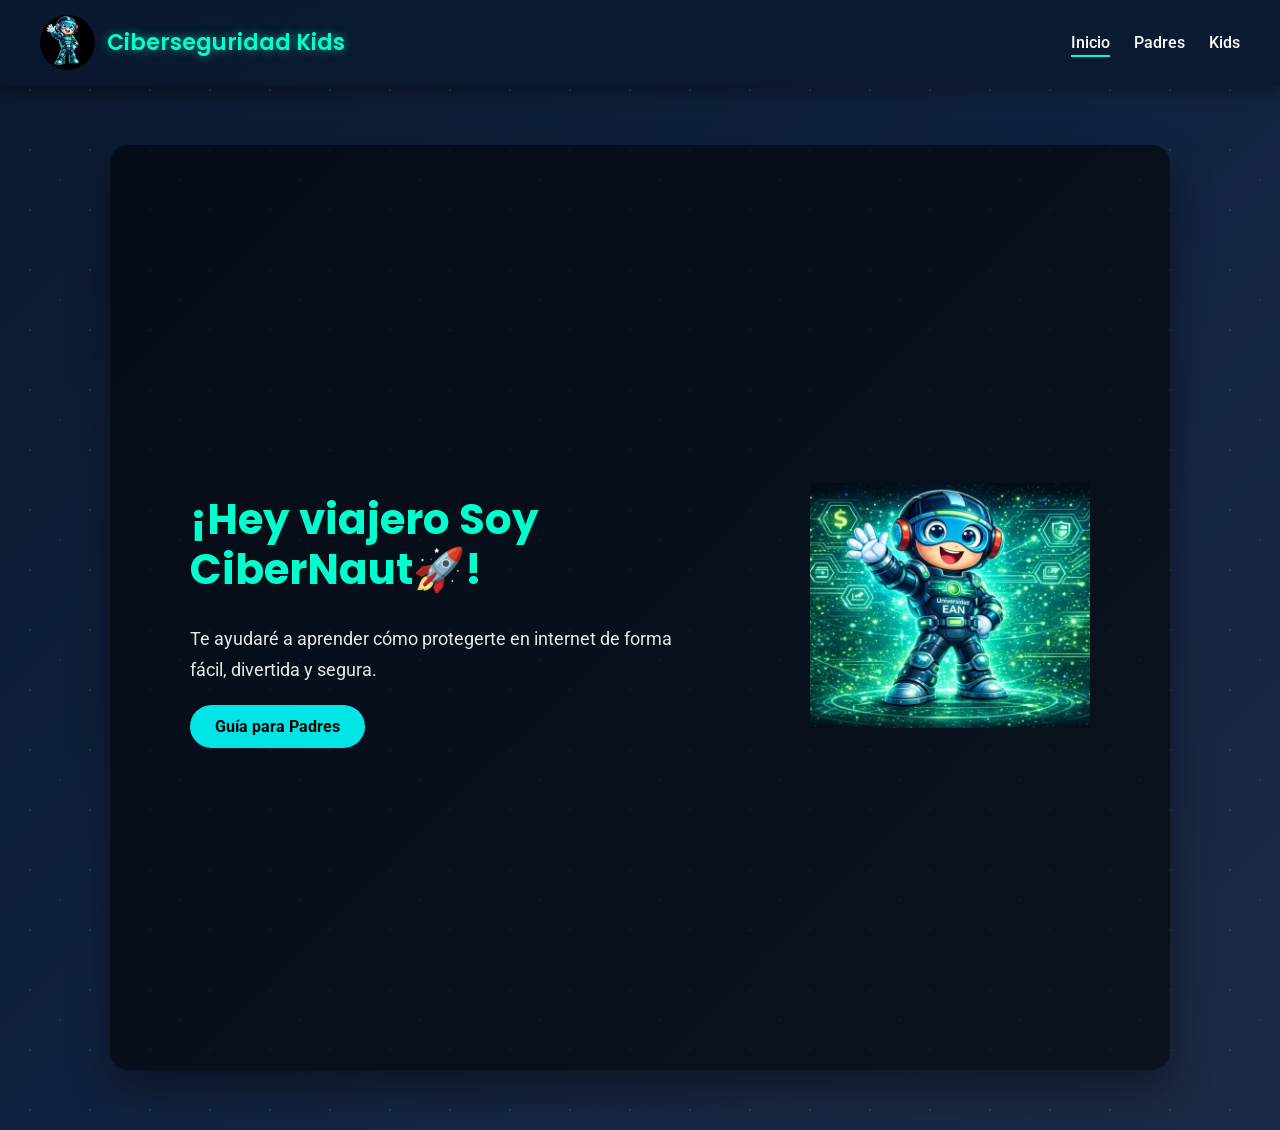
<file: index.html>
<!DOCTYPE html>
<html lang="es">
<head>
    <meta charset="UTF-8">
    <title>Ciberseguridad Familiar</title>

    <!-- Fuentes -->
    <link rel="preconnect" href="https://fonts.googleapis.com">
    <link rel="preconnect" href="https://fonts.gstatic.com" crossorigin>
    <link href="https://fonts.googleapis.com/css2?family=Poppins:wght@600&family=Roboto&display=swap" rel="stylesheet">

    <link rel="stylesheet" href="sandboxx.css">
</head>
<body>

<nav class="menu">
    <div class="menu-left">
        <img src="./images/superior.jpeg" alt="CiberNaut" class="logo-img">
        <span class="logo-text">Ciberseguridad Kids</span>
    </div>

    <div class="menu-links">
        <a href="index.html" class="active">Inicio</a>
        <a href="padres.html">Padres</a>
        <a href="juego.html">Kids</a>
    </div>
</nav>

<div class="card hero">

    <div class="hero-content">
        <h1>¡Hey viajero Soy CiberNaut🚀!</h1>
        <p>
            Te ayudaré a aprender cómo protegerte en internet
            de forma fácil, divertida y segura.
        </p>

        <a href="padres.html" class="boton">
            Guía para Padres
        </a>
    </div>

    <div class="hero-img">
        <img src="./images/cibernaut2.jpeg" alt="CiberNaut">
    </div>

</div>
    
</div>

</body>
</html>
</file>
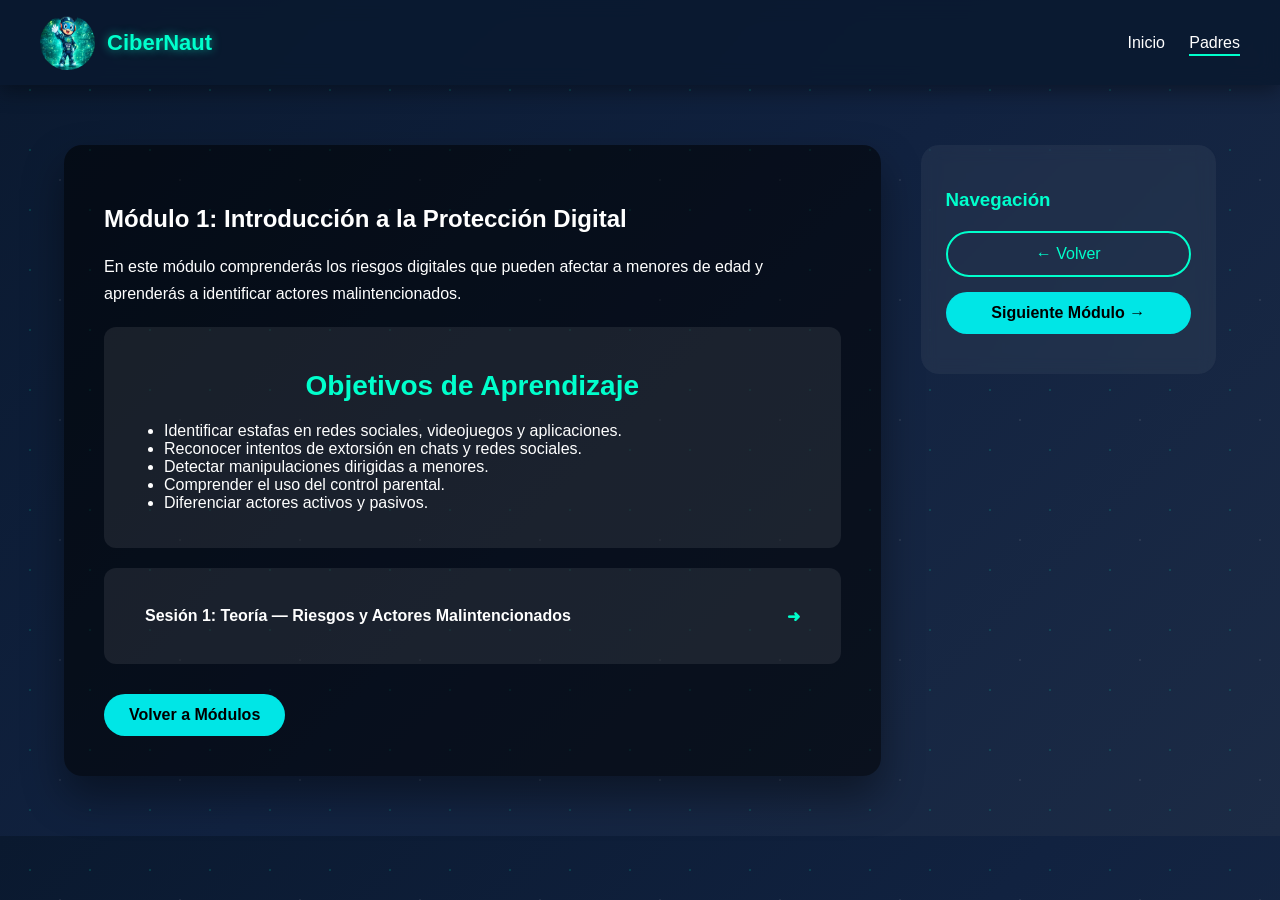
<file: modulo1.html>
<!DOCTYPE html>
<html lang="es">
<head>
    <meta charset="UTF-8">
    <title>Módulo 1 - CiberNaut</title>
    <link rel="stylesheet" href="sandboxx.css">
</head>
<body>

<!-- MENÚ (MISMO QUE LAS OTRAS PÁGINAS) -->
<nav class="menu">
    <div class="menu-left">
        <img src="./images/cibernaut.png" alt="CiberNaut" class="logo-img">
        <span class="logo-text">CiberNaut</span>
    </div>

    <div class="menu-links">
        <a href="index.html">Inicio</a>
        <a href="padres.html" class="active">Padres</a>
    </div>
</nav>

<!-- CONTENEDOR PRINCIPAL -->
<div class="layout-modulo">
    <section class="card">

    <h1>Módulo 1: Introducción a la Protección Digital</h1>

    <p>
        En este módulo comprenderás los riesgos digitales que pueden afectar
        a menores de edad y aprenderás a identificar actores malintencionados.
    </p>

    <!-- OBJETIVOS -->
    <div class="seccion">
        <h2>Objetivos de Aprendizaje</h2>
        <ul>
            <li>Identificar estafas en redes sociales, videojuegos y aplicaciones.</li>
            <li>Reconocer intentos de extorsión en chats y redes sociales.</li>
            <li>Detectar manipulaciones dirigidas a menores.</li>
            <li>Comprender el uso del control parental.</li>
            <li>Diferenciar actores activos y pasivos.</li>
        </ul>
    </div>

    <!-- SESIÓN DESPLEGABLE -->
    <details class="seccion">
        <summary><strong>Sesión 1: Teoría — Riesgos y Actores Malintencionados</strong></summary>

        <div style="margin-top:15px; line-height:1.7;">

            <h3>¿Qué supone un riesgo para un menor?</h3>
            <p>
                Sabemos que la seguridad en línea de nuestros niños está cada vez más comprometida en un mundo cada vez más digital. Esto nos lleva a preguntarnos como cuidadores y protectores ¿cómo podemos ayudar a nuestros niños a mantenerse seguros? 
                Para poder responder a esta gran pregunta, primero tenemos que preguntarnos ¿qué supone un riesgo para un menor de edad? 
                Si nos preguntamos qué tipos de riesgos existen en el día a día, podemos hacer una lista gigante con multitudes de temas. Si lo reducimos a la ciberseguridad, podríamos igualmente tener una lista con más de 20 elementos: estafas, robo de identidad, extorsión, fraude, catfishing, publicidad engañosa, entre muchos otros.
            </p>

            <h3>Actores Pasivos</h3>
            <p>Buscan víctimas de forma generalizada esperando que alguien caiga.</p>

            <ul>
                <li>Phishing</li>
                <li>Tiendas falsas</li>
                <li>Anuncios engañosos</li>
                <li>Suplantación de instituciones</li>
            </ul>

            <h3>¿Cómo identificarlos?</h3>
            <ul>
                <li>Mala redacción</li>
                <li>Errores en logos o imágenes</li>
                <li>Ofertas demasiado buenas</li>
            </ul>

            <h3>Actores Activos</h3>
            <p>
                Buscan víctimas específicas y establecen contacto directo.
            </p>

            <h4>Acosador</h4>
            <ul>
                <li>Envía contenido sexual explícito</li>
                <li>Pregunta por edad o actividad sexual</li>
            </ul>

            <h4>Groomer</h4>
            <ul>
                <li>Miente sobre su edad</li>
                <li>Insiste en mantener secreto</li>
                <li>Introduce temas sexuales progresivamente</li>
            </ul>

            <h3>Herramienta Clave: Control Parental</h3>
            <p>
                Activar el control parental en dispositivos es una herramienta
                esencial para prevenir estas situaciones.
            </p>

        </div>
    </details>

    <div class="opciones">
        <a href="padres.html" class="boton">Volver a Módulos</a>
    </div>
    <div class="navegacion-modulos">

</div>

</section>
    </section>

    <aside class="sidebar-modulo">
        <h3>Navegación</h3>

        <a href="padres.html" class="boton-secundario">← Volver</a>

        <a href="modulo2.html" class="boton">Siguiente Módulo →</a>
    </aside>
</div>
</body>
</html>
</file>
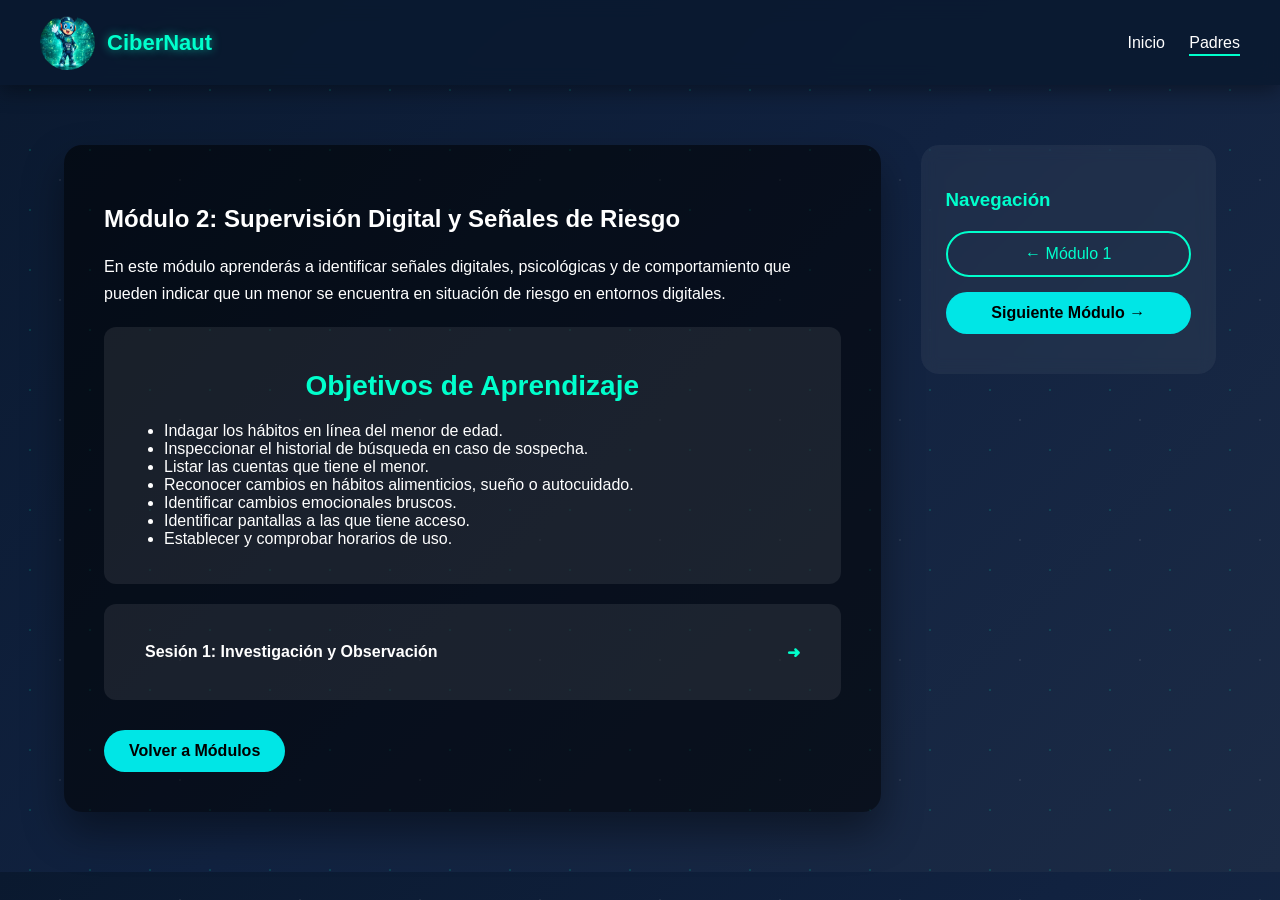
<file: modulo2.html>
<!DOCTYPE html>
<html lang="es">
<head>
    <meta charset="UTF-8">
    <title>Módulo 2 - CiberNaut</title>
    <link rel="stylesheet" href="sandboxx.css">
</head>
<body>

<!-- MENÚ (MISMO QUE LAS OTRAS PÁGINAS) -->
<nav class="menu">
    <div class="menu-left">
        <img src="./images/cibernaut.png" alt="CiberNaut" class="logo-img">
        <span class="logo-text">CiberNaut</span>
    </div>

    <div class="menu-links">
        <a href="index.html">Inicio</a>
        <a href="padres.html" class="active">Padres</a>
    </div>
</nav>

<!-- CONTENEDOR PRINCIPAL -->
<div class="layout-modulo">
    <section class="card">

    <h1>Módulo 2: Supervisión Digital y Señales de Riesgo</h1>

    <p>
        En este módulo aprenderás a identificar señales digitales,
        psicológicas y de comportamiento que pueden indicar que un menor
        se encuentra en situación de riesgo en entornos digitales.
    </p>

    <!-- OBJETIVOS -->
    <div class="seccion">
        <h2>Objetivos de Aprendizaje</h2>
        <ul>
            <li>Indagar los hábitos en línea del menor de edad.</li>
            <li>Inspeccionar el historial de búsqueda en caso de sospecha.</li>
            <li>Listar las cuentas que tiene el menor.</li>
            <li>Reconocer cambios en hábitos alimenticios, sueño o autocuidado.</li>
            <li>Identificar cambios emocionales bruscos.</li>
            <li>Identificar pantallas a las que tiene acceso.</li>
            <li>Establecer y comprobar horarios de uso.</li>
        </ul>
    </div>

    <!-- SESIÓN DESPLEGABLE -->
    <details class="seccion">
        <summary><strong>Sesión 1: Investigación y Observación</strong></summary>

        <div style="margin-top:15px; line-height:1.7;">

            <h3>Proceso de Investigación</h3>
            <p>
                Para identificar si nuestro niño se encuentra en una situación de riesgo,
                debemos realizar un proceso estructurado de investigación.
            </p>

            <h3>1. Identificar Dispositivos</h3>
            <p>
                Primero debemos reconocer a qué dispositivos tiene acceso:
            </p>

            <ul>
                <li>Celulares</li>
                <li>Tabletas</li>
                <li>Computadores</li>
                <li>Consolas con acceso a internet</li>
                <li>Televisores inteligentes</li>
            </ul>

            <p>
                Luego debemos identificar si estos dispositivos son propios,
                compartidos o pertenecen a otra persona del hogar.
            </p>

            <h3>Privacidad y Confianza</h3>
            <p>
                Que un menor pueda estar en situaciones de riesgo no significa
                que no tenga derecho a su privacidad.
                Entre más grandes nuestros hijos, más autonomía pueden tener.
                Cuidar y confiar pueden ser verdad al mismo tiempo.
            </p>

            <h3>2. Actividades en Línea</h3>
            <p>
                Después debemos preguntarnos:
                ¿Qué actividades desarrollan con sus dispositivos?
            </p>

            <ul>
                <li>Tareas e investigaciones</li>
                <li>Entretenimiento</li>
                <li>Socializar</li>
            </ul>

            <h3>Señales Psicológicas</h3>
            <ul>
                <li>Cambios abruptos en sueño o alimentación.</li>
                <li>Aislamiento repentino.</li>
                <li>Reacciones emocionales explosivas sin causa clara.</li>
            </ul>

            <h3>Gestión del Tiempo en Pantalla</h3>
            <ul>
                <li>Identificar qué pantallas tiene disponibles.</li>
                <li>Establecer horarios claros de uso.</li>
                <li>Comprobar que los acuerdos se cumplan.</li>
            </ul>

        </div>
    </details>

    <div class="opciones">
        <a href="padres.html" class="boton">Volver a Módulos</a>
    </div>

</section>

    <aside class="sidebar-modulo">
        <h3>Navegación</h3>

        <a href="modulo1.html" class="boton-secundario">← Módulo 1</a>

        <a href="modulo3.html" class="boton">Siguiente Módulo →</a>
    </aside>
</div>

</body>
</html>
</file>
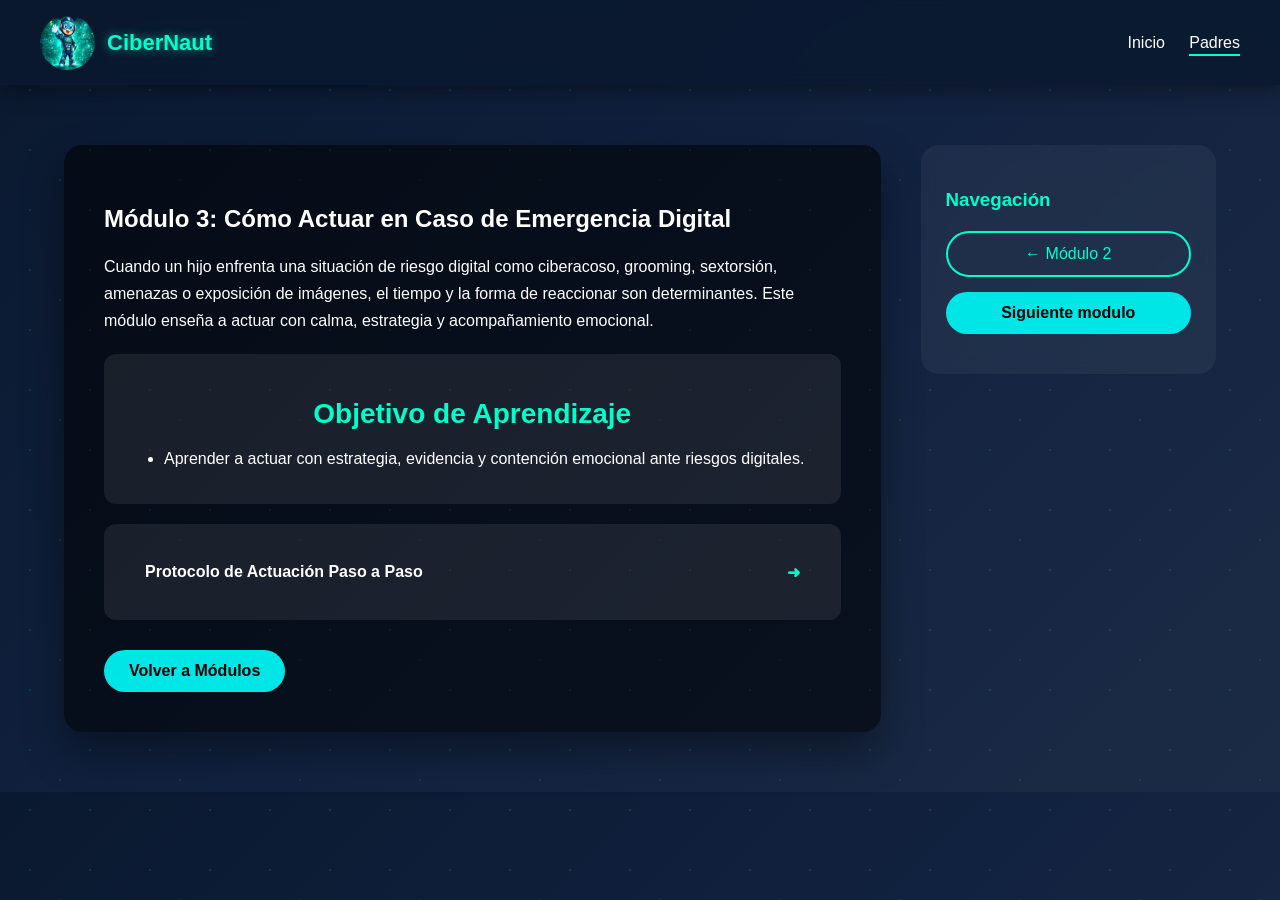
<file: modulo3.html>
<!DOCTYPE html>
<html lang="es">
<head>
    <meta charset="UTF-8">
    <title>Módulo 3 - CiberNaut</title>
    <link rel="stylesheet" href="sandboxx.css">
</head>
<body>

<!-- MENÚ -->
<nav class="menu">
    <div class="menu-left">
        <img src="./images/cibernaut.png" alt="CiberNaut" class="logo-img">
        <span class="logo-text">CiberNaut</span>
    </div>

    <div class="menu-links">
        <a href="index.html">Inicio</a>
        <a href="padres.html" class="active">Padres</a>
    </div>
</nav>

<!-- CONTENEDOR PRINCIPAL -->
<div class="layout-modulo">
    <section class="card">

    <h1>Módulo 3: Cómo Actuar en Caso de Emergencia Digital</h1>

    <p>
        Cuando un hijo enfrenta una situación de riesgo digital como ciberacoso,
        grooming, sextorsión, amenazas o exposición de imágenes, el tiempo y la
        forma de reaccionar son determinantes. Este módulo enseña a actuar con
        calma, estrategia y acompañamiento emocional.
    </p>

    <!-- OBJETIVO -->
    <div class="seccion">
        <h2>Objetivo de Aprendizaje</h2>
        <ul>
            <li>Aprender a actuar con estrategia, evidencia y contención emocional ante riesgos digitales.</li>
        </ul>
    </div>

    <!-- SESIÓN -->
    <details class="seccion">
        <summary><strong>Protocolo de Actuación Paso a Paso</strong></summary>

        <div style="margin-top:15px; line-height:1.7;">

            <h3>Paso 1: Mantener la calma y asegurar contención emocional</h3>

            <p><strong>Fundamento:</strong> Según UNICEF, la reacción del adulto influye directamente en la disposición futura del menor a comunicar situaciones de riesgo.</p>

            <p>Cuando el adulto reacciona con enojo o castigo:</p>
            <ul>
                <li>Aumenta la vergüenza.</li>
                <li>Se inhibe la denuncia futura.</li>
                <li>Se fortalece el silencio.</li>
            </ul>

            <p><strong>Recomendaciones prácticas:</strong></p>
            <ul>
                <li>Regular el tono de voz.</li>
                <li>Evitar interrogatorios invasivos.</li>
                <li>Agradecer la confianza.</li>
                <li>Escuchar sin interrumpir.</li>
            </ul>

            <h3>Paso 2: Conservar evidencia digital</h3>

            <p><strong>Fundamento:</strong> La Policía Nacional de Colombia recomienda no eliminar contenido antes de documentarlo.</p>

            <p><strong>¿Por qué?</strong></p>
            <ul>
                <li>Las capturas sirven como prueba.</li>
                <li>Facilitan el rastreo.</li>
                <li>Permiten activar procesos legales.</li>
            </ul>

            <p><strong>Qué conservar:</strong></p>
            <ul>
                <li>Capturas de pantalla completas.</li>
                <li>URL del perfil.</li>
                <li>Nombre de usuario.</li>
                <li>Fecha y hora.</li>
                <li>Conversaciones completas.</li>
            </ul>

            <p>Eliminar sin documentar puede debilitar una denuncia.</p>

            <h3>Paso 3: Cortar contacto y asegurar cuentas</h3>

            <p><strong>Fundamento:</strong> La UNESCO indica que interrumpir el canal reduce la escalada del agresor.</p>

            <ul>
                <li>Bloquear usuario.</li>
                <li>Cambiar contraseñas.</li>
                <li>Activar verificación en dos pasos.</li>
                <li>Revisar configuración de privacidad.</li>
                <li>Verificar dispositivos conectados.</li>
            </ul>

            <h3>Paso 4: Escalamiento institucional</h3>

            <p>No todos los casos requieren denuncia penal, pero todos requieren evaluación.</p>

            <p><strong>Casos que deben escalarse inmediatamente:</strong></p>
            <ul>
                <li>Sextorsión.</li>
                <li>Amenazas directas.</li>
                <li>Difusión de imágenes íntimas.</li>
                <li>Grooming.</li>
                <li>Suplantación de identidad.</li>
            </ul>

            <h3>Empatía y mecanismos de afrontamiento</h3>

            <p>
                La validación emocional consiste en reconocer la emoción sin minimizarla.
                Decir: “Entiendo que tengas miedo” ayuda a reducir el estrés y fortalecer el vínculo.
            </p>

            <p>La empatía no significa aprobar conductas imprudentes, sino separar el error del valor personal del hijo.</p>

            <h3>Estrategias de afrontamiento</h3>

            <ul>
                <li>Restablecer rutinas diarias.</li>
                <li>Limitar exposición digital temporalmente sin castigo.</li>
                <li>Fortalecer actividades presenciales.</li>
                <li>Supervisar cambios conductuales.</li>
            </ul>

            <p><strong>Buscar apoyo psicológico si:</strong></p>
            <ul>
                <li>Hay insomnio persistente.</li>
                <li>Existe retraimiento severo.</li>
                <li>Hay cambios bruscos de ánimo.</li>
            </ul>

            <h3>Reporte y seguimiento</h3>

            <p>
                Las plataformas cuentan con mecanismos internos de denuncia que pueden
                eliminar contenido y suspender cuentas.
            </p>

            <p>
                Cuando el caso implica delito, la denuncia formal activa investigación
                y puede prevenir nuevas víctimas.
            </p>

            <h3>Seguimiento continuo</h3>

            <ul>
                <li>Conversaciones periódicas.</li>
                <li>Revisión del estado emocional.</li>
                <li>Confirmar que el agresor no reaparezca.</li>
                <li>Refuerzo de habilidades digitales seguras.</li>
            </ul>

            <p>
                La seguridad no se recupera en un día. Es un proceso.
            </p>

            <h3>Conclusión</h3>

            <p>
                Actuar ante un riesgo digital no implica reaccionar con miedo o castigo,
                sino intervenir con estrategia, evidencia y acompañamiento emocional.
                La combinación de contención afectiva, preservación de pruebas,
                interrupción del contacto y reporte oportuno reduce el impacto
                psicológico y previene la repetición del daño.
            </p>

        </div>
    </details>

    <div class="opciones">
        <a href="padres.html" class="boton">Volver a Módulos</a>
    </div>

</section>

    <aside class="sidebar-modulo">
        <h3>Navegación</h3>

        <a href="modulo2.html" class="boton-secundario">← Módulo 2</a>

        <a href="padres.html" class="boton">Siguiente modulo</a>
    </aside>
</div>

</body>
</html>
</file>
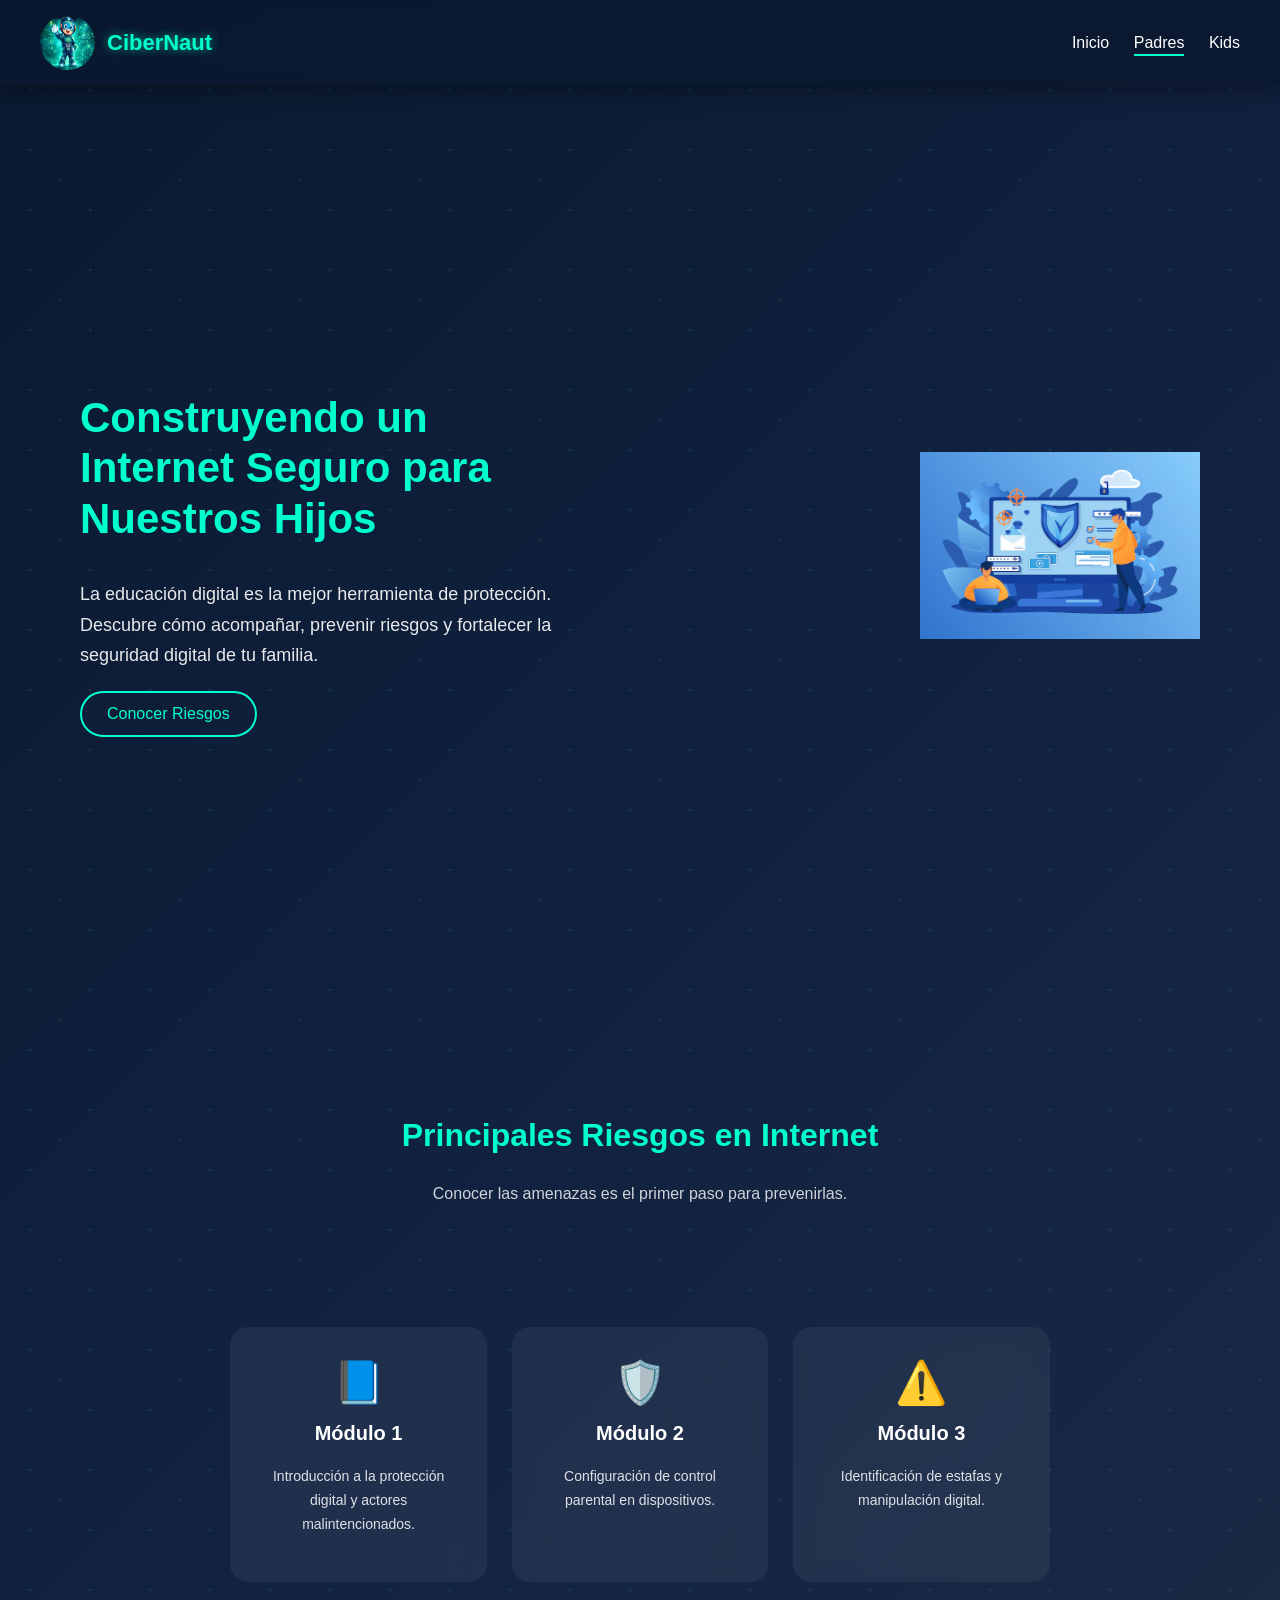
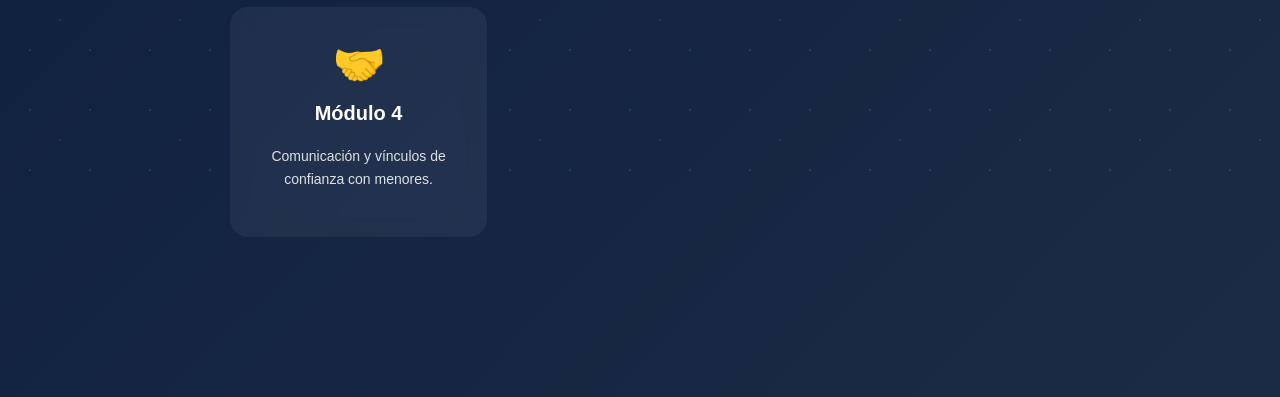
<file: padres.html>
<!DOCTYPE html>
<html lang="es">
<head>
    <meta charset="UTF-8">
    <title>Ciberseguridad para Padres</title>
    <link rel="stylesheet" href="sandboxx.css">
</head>
<body>

<nav class="menu">
    <div class="menu-left">
        <img src="./images/cibernaut.png" alt="CiberNaut" class="logo-img">
        <span class="logo-text">CiberNaut</span>
    </div>

    <div class="menu-links">
        <a href="index.html" >Inicio</a>
        <a href="padres.html"class="active">Padres</a>
        <a href="juego.html">Kids</a>
    </div>
</nav>

<section class="hero">
    <div class="hero-content">
        <h1>Construyendo un Internet Seguro para Nuestros Hijos</h1>
        <p>
            La educación digital es la mejor herramienta de protección.
            Descubre cómo acompañar, prevenir riesgos y fortalecer la
            seguridad digital de tu familia.
        </p>
        <div class="hero-buttons">
            <a href="#riesgos" class="boton-secundario">Conocer Riesgos</a>
        </div>
    </div>

    <div class="hero-img">
        <img src="./images/seguridad.avif" alt="Seguridad Digital">
    </div>
</section>
<section id="riesgos" class="riesgos-section">
    <h2>Principales Riesgos en Internet</h2>
    <p class="subtitulo">
        Conocer las amenazas es el primer paso para prevenirlas.
    </p>

    <section class="modulos">

    <a href="modulo1.html" class="modulo-card">
        <div class="icono">📘</div>
        <h3>Módulo 1</h3>
        <p>Introducción a la protección digital y actores malintencionados.</p>
    </a>

    <a href="modulo2.html" class="modulo-card">
        <div class="icono">🛡️</div>
        <h3>Módulo 2</h3>
        <p>Configuración de control parental en dispositivos.</p>
    </a>

    <a href="modulo3.html" class="modulo-card">
        <div class="icono">⚠️</div>
        <h3>Módulo 3</h3>
        <p>Identificación de estafas y manipulación digital.</p>
    </a>

    <a href="#" class="modulo-card">
        <div class="icono">🤝</div>
        <h3>Módulo 4</h3>
        <p>Comunicación y vínculos de confianza con menores.</p>
    </a>

</section>
</section>
</file>
<file: sandboxx.css>
body {
    margin: 0;
    background: linear-gradient(135deg, #0a192f, #112240, #1c2b45);
    font-family: 'Roboto', sans-serif;
    color: white;
    animation: fadePage 0.8s ease;
    overflow-x: hidden;
}

/* =========================
   MENÚ
========================= */

.menu {
    position: sticky;
    top: 0;
    z-index: 1000;
    display: flex;
    justify-content: space-between;
    align-items: center;
    padding: 15px 40px;
    background: rgba(10, 25, 47, 0.85);
    backdrop-filter: blur(10px);
    box-shadow: 0 5px 20px rgba(0,0,0,0.4);
    transition: all 0.3s ease;
}
.menu-links a {
    margin-left: 25px;
    text-decoration: none;
    color: white;
    font-weight: 500;
    position: relative;
    transition: color 0.3s ease;
}

.menu-links a:hover {
    color: #00ffcc;
}
.logo-text {
    font-family: 'Poppins', sans-serif;
    font-size: 22px;
    font-weight: 600;
    color: #00ffcc;
    text-shadow: 0 0 10px rgba(0,255,204,0.6);
}

/* Parte izquierda */
.menu-left {
    display: flex;
    align-items: center;
    gap: 12px;
}

.logo-img {
    width: 55px;
    height: 55px;
    border-radius: 50%;
    transition: transform 0.3s ease;
}

.logo-img:hover {
    transform: scale(1.1) rotate(5deg);
}

.logo-text {
    font-family: 'Poppins', sans-serif;
    font-size: 22px;
    font-weight: 600;
    color: #00ffcc;
}

/* Links */
.menu-links a {
    margin-left: 20px;
    text-decoration: none;
    color: white;
    font-weight: 500;
    position: relative;
}

.menu-links a::after {
    content: "";
    position: absolute;
    left: 0;
    bottom: -5px;
    width: 0%;
    height: 2px;
    background: #00ffcc;
    transition: width 0.3s ease;
}

.menu-links a:hover::after,
.menu-links a.active::after {
    width: 100%;
}

/* =========================
   TARJETA PRINCIPAL
========================= */

.card {
    background: rgba(0, 0, 0, 0.55);
    padding: 40px;
    margin: 60px auto;
    width: 85%;
    max-width: 900px;
    border-radius: 18px;
    box-shadow: 0 20px 40px rgba(0, 0, 0, 0.4);
    animation: slideUp 1s ease;
}

h1, h2, h3 {
    font-family: 'Poppins', sans-serif;
}

p {
    line-height: 1.7;
}

/* =========================
   SECCIONES PADRES
========================= */

.seccion {
    background: rgba(255, 255, 255, 0.08);
    padding: 20px;
    border-radius: 12px;
    margin-top: 20px;
}

/* =========================
   BOTÓN
========================= */

.opciones {
    margin-top: 30px;
}

.boton {
    display: inline-block;
    padding: 12px 25px;
    background: #00e6e6;
    color: black;
    border-radius: 25px;
    text-decoration: none;
    font-weight: bold;
    transition: transform 0.3s ease, box-shadow 0.3s ease;
}

.boton:hover {
    transform: translateY(-4px);
    box-shadow: 0 10px 20px rgba(0, 230, 230, 0.6);
}

/* =========================
   ANIMACIONES
========================= */

@keyframes fadePage {
    from { opacity: 0; }
    to { opacity: 1; }
}

@keyframes slideUp {
    from {
        opacity: 0;
        transform: translateY(30px);
    }
    to {
        opacity: 1;
        transform: translateY(0);
    }
}
@media (max-width: 900px) {

    .hero {
        flex-direction: column;
        text-align: center;
        padding: 40px;
    }

    .hero-buttons {
        justify-content: center;
    }

    .hero-img img {
        width: 220px;
    }
}
/* =========================
   MÓDULOS EDUCATIVOS (PADRES)
========================= */

.modulos {
    display: grid;
    grid-template-columns: repeat(auto-fit, minmax(220px, 1fr));
    gap: 25px;
    margin-top: 40px;
}

.modulo {
    background: rgba(255, 255, 255, 0.08);
    padding: 25px;
    border-radius: 16px;
    text-align: center;
    transition: transform 0.3s ease, box-shadow 0.3s ease;
}

.modulo:hover {
    transform: translateY(-8px);
    box-shadow: 0 15px 30px rgba(0, 0, 0, 0.4);
}

.icono {
    font-size: 42px;
    margin-bottom: 15px;
}

.modulo h3 {
    margin-top: 10px;
    font-family: 'Poppins', sans-serif;
}

.modulo p {
    font-size: 15px;
    line-height: 1.6;
    opacity: 0.9;
}
.hero {
    display: flex;
    align-items: center;
    justify-content: space-between;
    gap: 30px;
    padding: 50px;
}

/* Texto */
.hero-content {
    max-width: 500px;
    text-align: left;
}

.hero-content h1 {
    font-size: 38px;
    color: #00ffcc;
}

.hero-content p {
    font-size: 18px;
    line-height: 1.7;
    margin: 20px 0;
}

/* Imagen */
.hero-img img {
    width: 280px;
    max-width: 100%;
    animation: float 4s ease-in-out infinite;
}

/* Animación suave */
@keyframes float {
    0% { transform: translateY(0); }
    50% { transform: translateY(-12px); }
    100% { transform: translateY(0); }
}
.hero {
    min-height: 80vh;
}

.card h2 {
    text-align: center;
    font-size: 28px;
    margin-bottom: 20px;
    color: #00ffcc;
}
@media (max-width: 768px) {

    .hero {
        flex-direction: column;
        text-align: center;
    }

    .hero-content {
        text-align: center;
    }

    .menu {
        flex-direction: column;
        gap: 15px;
    }

}
.hero {
    min-height: 85vh;
    display: flex;
    align-items: center;
    justify-content: space-between;
    padding: 80px;
    gap: 40px;
    animation: fadeInHero 1.2s ease;
}

@keyframes fadeInHero {
    from {
        opacity: 0;
        transform: translateY(40px);
    }
    to {
        opacity: 1;
        transform: translateY(0);
    }
}

.hero-content h1 {
    font-size: 42px;
    color: #00ffcc;
    line-height: 1.2;
}

.hero-content p {
    font-size: 18px;
    margin: 20px 0;
    opacity: 0.9;
}

.hero-buttons {
    display: flex;
    gap: 15px;
    margin-top: 20px;
}

.boton-secundario {
    padding: 12px 25px;
    border: 2px solid #00ffcc;
    border-radius: 25px;
    text-decoration: none;
    color: #00ffcc;
    transition: all 0.3s ease;
}

.boton-secundario:hover {
    background: #00ffcc;
    color: black;
}
.riesgos-section {
    padding: 80px 10%;
    text-align: center;
}

.riesgos-section h2 {
    font-size: 32px;
    color: #00ffcc;
}

.subtitulo {
    margin-top: 10px;
    opacity: 0.8;
}
.modulo {
    background: rgba(255, 255, 255, 0.06);
    padding: 25px;
    border-radius: 16px;
    text-align: center;
    backdrop-filter: blur(8px);
    transition: transform 0.4s ease, box-shadow 0.4s ease;
}

.modulo:hover {
    transform: translateY(-10px) scale(1.03);
    box-shadow: 0 20px 40px rgba(0, 255, 204, 0.2);
}
/* =========================
   EFECTO PARTÍCULAS TECH
========================= */

body::before {
    content: "";
    position: fixed;
    top: 0;
    left: 0;
    width: 200%;
    height: 200%;
    background-image: 
        radial-gradient(circle, rgba(0,255,204,0.15) 1px, transparent 1px),
        radial-gradient(circle, rgba(255,255,255,0.08) 1px, transparent 1px);
    background-size: 60px 60px, 120px 120px;
    animation: moveParticles 60s linear infinite;
    z-index: -1;
}

@keyframes moveParticles {
    from {
        transform: translate(0, 0);
    }
    to {
        transform: translate(-200px, -200px);
    }
}
/* =========================
   SISTEMA GENERAL REUTILIZABLE
========================= */

section {
    padding: 80px 10%;
}

h1, h2, h3, h4 {
    font-family: 'Poppins', sans-serif;
}

.descripcion-modulo {
    max-width: 800px;
    margin-bottom: 40px;
    opacity: 0.9;
}

.bloque-info {
    background: rgba(255,255,255,0.06);
    padding: 30px;
    border-radius: 16px;
    margin-bottom: 40px;
    backdrop-filter: blur(8px);
}

.bloque-info ul {
    margin-top: 15px;
    line-height: 1.7;
}

/* =========================
   SESIONES DESPLEGABLES
========================= */

.sesion {
    background: rgba(255,255,255,0.05);
    border-radius: 14px;
    margin-bottom: 20px;
    overflow: hidden;
    transition: all 0.3s ease;
}

.sesion summary {
    padding: 20px;
    cursor: pointer;
    font-weight: 600;
    background: rgba(0,255,204,0.08);
}

.sesion summary:hover {
    background: rgba(0,255,204,0.15);
}

.contenido-sesion {
    padding: 25px;
    line-height: 1.7;
}

.sesion[open] {
    box-shadow: 0 15px 35px rgba(0,255,204,0.15);
}
/* =========================
   TARJETAS DE MÓDULOS (PADRES)
========================= */

.modulo-card {
    display: block;
    background: rgba(255,255,255,0.06);
    padding: 30px;
    border-radius: 18px;
    text-align: center;
    text-decoration: none;
    color: white;
    backdrop-filter: blur(10px);
    transition: all 0.4s ease;
    border: 1px solid transparent;
}

.modulo-card:hover {
    transform: translateY(-10px) scale(1.03);
    box-shadow: 0 20px 40px rgba(0,255,204,0.2);
    border: 1px solid rgba(0,255,204,0.4);
}

.modulo-card h3 {
    margin-top: 15px;
    font-size: 20px;
}

.modulo-card p {
    font-size: 14px;
    opacity: 0.85;
}
details summary {
    cursor: pointer;
    font-size: 16px;
}

details[open] {
    animation: slideUp 0.4s ease;
}
/* =========================
   ACORDEÓN PROFESIONAL
========================= */

details {
    background: rgba(255,255,255,0.06);
    border-radius: 14px;
    margin-top: 20px;
    overflow: hidden;
    transition: all 0.3s ease;
    border: 1px solid transparent;
}

details:hover {
    border: 1px solid rgba(0,255,204,0.3);
}

details summary {
    padding: 18px 20px;
    cursor: pointer;
    font-weight: 600;
    position: relative;
    list-style: none;
}

details summary::marker {
    display: none;
}

/* Flecha personalizada */
details summary::after {
    content: "➜";
    position: absolute;
    right: 20px;
    transition: transform 0.3s ease;
    color: #00ffcc;
}

details[open] summary::after {
    transform: rotate(90deg);
}

details[open] {
    box-shadow: 0 15px 35px rgba(0,255,204,0.15);
}

details div {
    padding: 20px;
    animation: fadeInContent 0.4s ease;
}

@keyframes fadeInContent {
    from {
        opacity: 0;
        transform: translateY(10px);
    }
    to {
        opacity: 1;
        transform: translateY(0);
    }
}
/* =========================
   LAYOUT MÓDULO CON SIDEBAR
========================= */

.layout-modulo {
    display: flex;
    align-items: flex-start;
    justify-content: center;
    gap: 40px;
    padding: 60px 5%;
}

/* Ajustamos card para que no esté centrado automáticamente */
.layout-modulo .card {
    margin: 0;
    flex: 3;
}

/* Sidebar */
.sidebar-modulo {
    flex: 1;
    background: rgba(255,255,255,0.05);
    padding: 25px;
    border-radius: 18px;
    backdrop-filter: blur(8px);
    height: fit-content;
    position: sticky;
    top: 120px;
}

.sidebar-modulo h3 {
    margin-bottom: 20px;
    color: #00ffcc;
}

/* Botones dentro del sidebar */
.sidebar-modulo a {
    display: block;
    margin-bottom: 15px;
    text-align: center;
}
@media (max-width: 1000px) {

    .layout-modulo {
        flex-direction: column;
    }

    .sidebar-modulo {
        position: relative;
        top: 0;
    }

}
/* Grid de objetivos */
.objetivos-grid {
    display: grid;
    grid-template-columns: repeat(auto-fit, minmax(250px, 1fr));
    gap: 25px;
    margin-top: 30px;
}

.objetivo-item {
    background: rgba(255,255,255,0.05);
    padding: 20px;
    border-radius: 15px;
    transition: 0.3s ease;
}

.objetivo-item:hover {
    transform: translateY(-5px);
    background: rgba(0,255,204,0.08);
}

.alerta {
    margin: 20px 0;
    padding: 15px;
    background: rgba(255, 193, 7, 0.1);
    border-left: 4px solid #ffc107;
    border-radius: 10px;
}
/* =========================
   TITULOS Y SEPARADORES
========================= */

.titulo-seccion {
    margin-bottom: 30px;
    font-size: 28px;
    color: #00ffcc;
}

.separador {
    margin-top: 60px;
}

/* =========================
   BLOQUES INTERNOS
========================= */

.bloque-info {
    margin: 25px 0;
    padding: 20px;
    background: rgba(255,255,255,0.04);
    border-radius: 12px;
}

/* =========================
   ACORDEÓN PREMIUM
========================= */

.acordeon {
    margin-top: 20px;
}

.acordeon summary {
    cursor: pointer;
    padding: 15px;
    background: rgba(255,255,255,0.05);
    border-radius: 10px;
    font-weight: bold;
    display: flex;
    justify-content: space-between;
    align-items: center;
    transition: 0.3s ease;
}

.acordeon summary:hover {
    background: rgba(0,255,204,0.08);
}

.acordeon[open] summary {
    background: rgba(0,255,204,0.1);
}

.flecha {
    transition: transform 0.3s ease;
}

.acordeon[open] .flecha {
    transform: rotate(90deg);
}

/* =========================
   ANIMACIONES
========================= */

.fade-in {
    animation: fadeIn 0.8s ease forwards;
}

.fade-in-delay {
    animation: fadeIn 1.2s ease forwards;
}

@keyframes fadeIn {
    from {
        opacity: 0;
        transform: translateY(20px);
    }
    to {
        opacity: 1;
        transform: translateY(0);
    }
}
</file>
